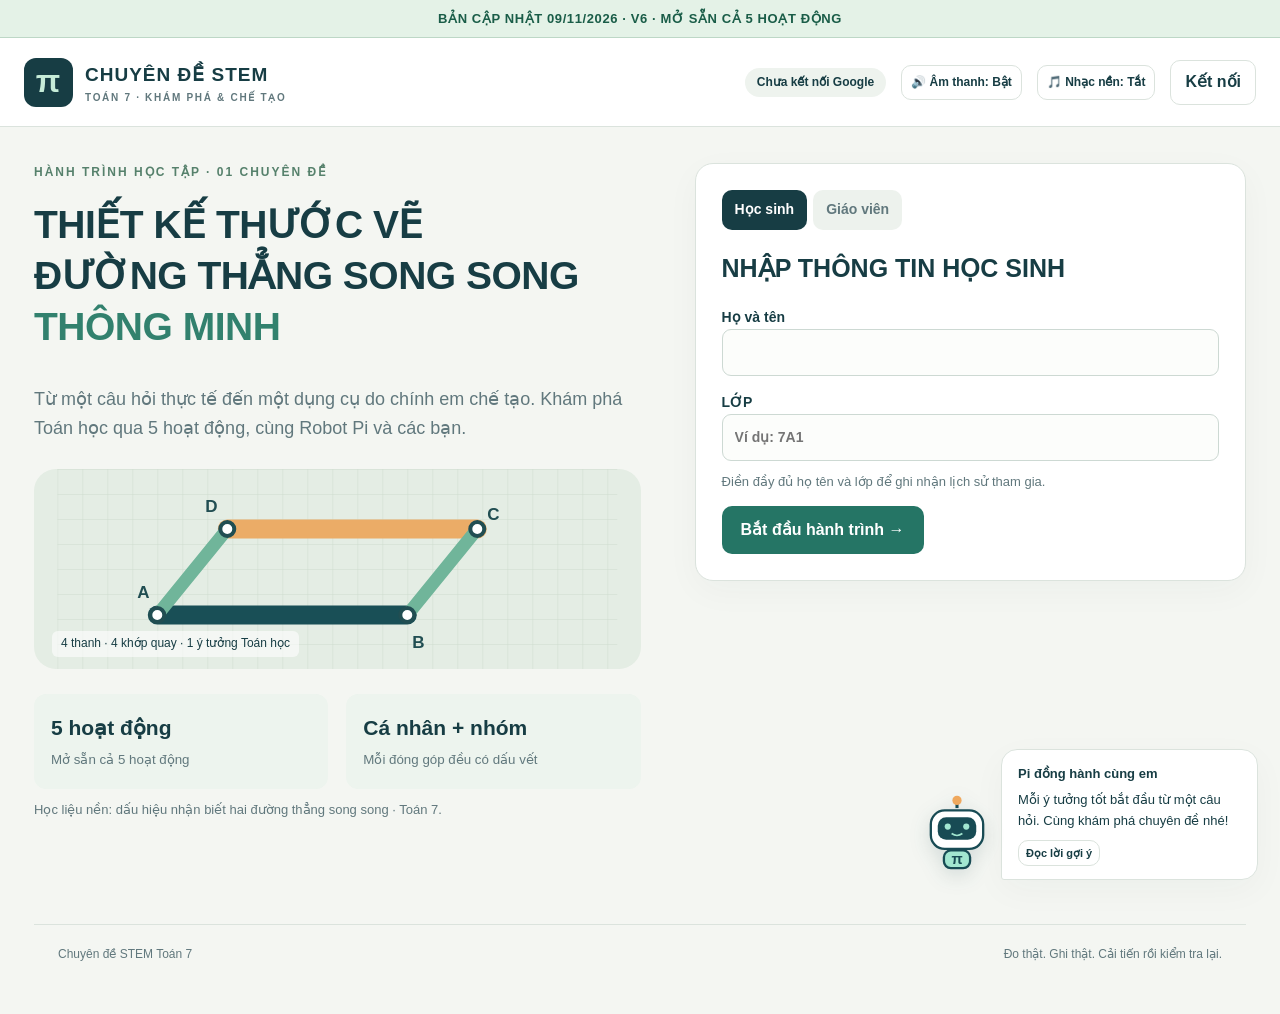
<file: index.html>
<!doctype html>
<html lang="vi"><head><meta charset="utf-8"><meta name="viewport" content="width=device-width,initial-scale=1"><meta name="theme-color" content="#143c43"><title>V6 · THIẾT KẾ THƯỚC VẼ ĐƯỜNG THẲNG SONG SONG THÔNG MINH</title><link rel="stylesheet" href="style.css?v=20261109-v6"></head>
<body><div class="version-banner" id="versionBanner">BẢN CẬP NHẬT 09/11/2026 · V6 · MỞ SẴN CẢ 5 HOẠT ĐỘNG</div><header class="topbar"><a class="brand" href="./"><span class="brand-icon">π</span><span>CHUYÊN ĐỀ STEM<small>TOÁN 7 · KHÁM PHÁ & CHẾ TẠO</small></span></a><div id="connection" class="pill">Chưa kết nối Google</div><button id="soundToggle" class="quiet" aria-pressed="true">🔊 Âm thanh: Bật</button><button id="musicToggle" class="quiet" aria-pressed="false">🎵 Nhạc nền: Tắt</button><button id="settingsBtn" class="quiet">Kết nối</button></header>
<div id="demoBanner" class="demo-banner" hidden>BẢN THỬ TRÊN THIẾT BỊ NÀY · Dữ liệu chưa gửi lên Google · Mật khẩu GV thử: DEMO-STEM</div>
<main id="app"></main><footer>Chuyên đề STEM Toán 7 <span>Đo thật. Ghi thật. Cải tiến rồi kiểm tra lại.</span></footer>
<aside id="pi" class="mascot"><button id="piToggle" class="robot-button" aria-label="Thu gọn hoặc mở Robot Pi"><svg width="68" height="77" viewBox="0 0 88 100" aria-hidden="true"><path d="M44 17V7" stroke="#184b54" stroke-width="4"/><circle cx="44" cy="7" r="6" fill="#efa85d"/><rect x="10" y="20" width="68" height="50" rx="18" fill="#fff" stroke="#184b54" stroke-width="3"/><rect x="19" y="29" width="50" height="29" rx="11" fill="#184b54"/><circle cx="32" cy="41" r="4" fill="#a2e6d0"/><circle cx="56" cy="41" r="4" fill="#a2e6d0"/><path d="M37 50Q44 55 51 50" fill="none" stroke="#a2e6d0" stroke-width="2"/><rect x="27" y="72" width="34" height="23" rx="9" fill="#a2e6d0" stroke="#184b54" stroke-width="3"/><text x="44" y="89" text-anchor="middle" fill="#184b54" font-size="19">π</text></svg></button><div id="piSpeech"><b>Pi đồng hành cùng em</b><p id="piText">Mỗi ý tưởng tốt bắt đầu từ một câu hỏi. Cùng khám phá chuyên đề nhé!</p><button id="speakBtn" class="quiet">Đọc lời gợi ý</button></div></aside>
<div id="toast" role="status" aria-live="polite" hidden></div>
<dialog id="modal"><button id="closeModal" class="close" aria-label="Đóng">×</button><div id="modalBody"></div></dialog>
<iframe id="googleBridge" title="Kết nối Google" hidden></iframe>
<script src="config.js?v=20261109-v6"></script><script src="demo-server.js?v=20261109-v6"></script><script src="sound.js?v=20261109-v6"></script><script src="app.js?v=20261109-v6"></script></body></html>
</file>
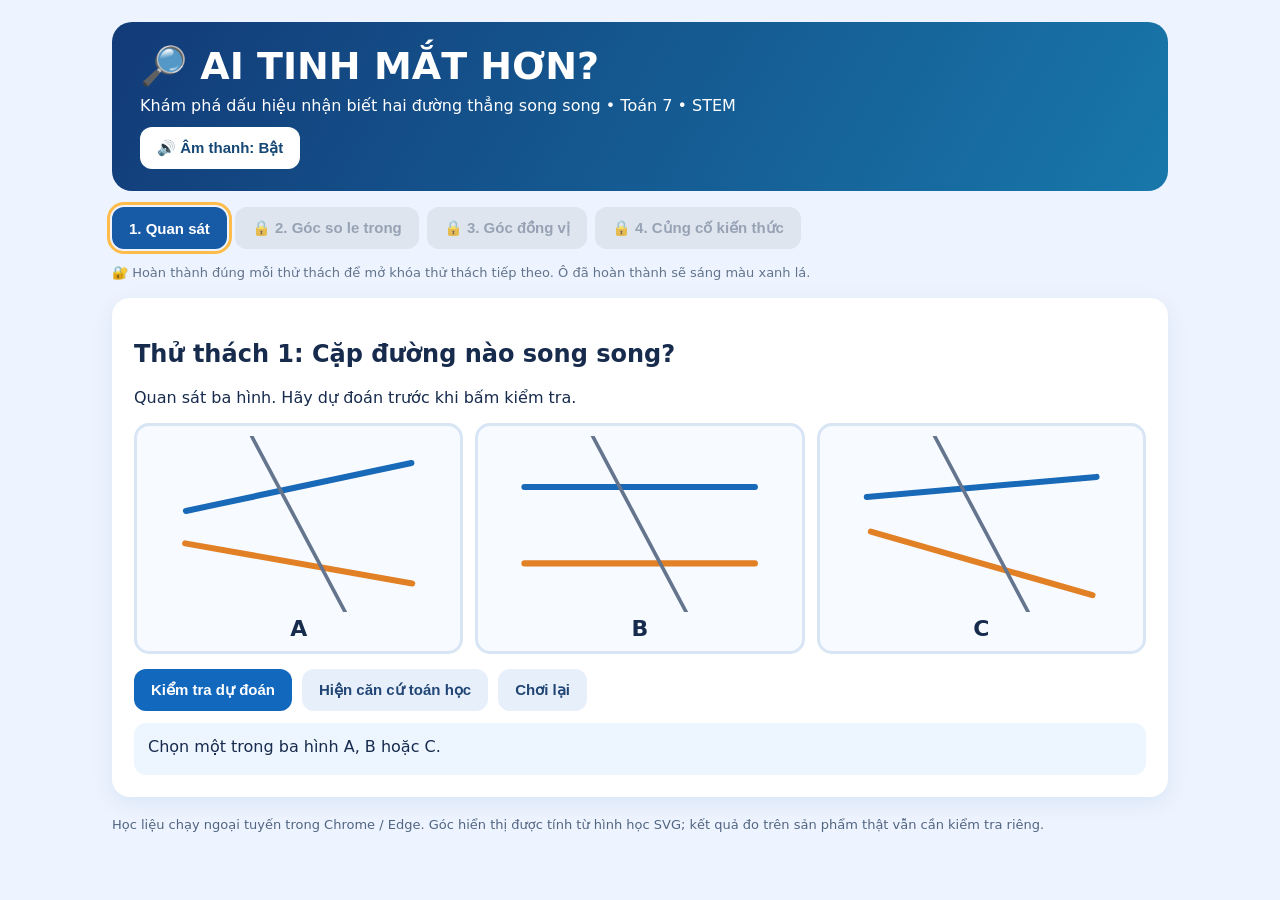
<file: assets/knowledge.html>
<!doctype html><html lang="vi"><head><meta charset="utf-8"><meta name="viewport" content="width=device-width,initial-scale=1"><title>Ai tinh mắt hơn? – Toán 7</title><style>
:root{font-family:system-ui,Arial,sans-serif;color:#172b4d;background:#edf4ff}*{box-sizing:border-box}body{margin:0}.wrap{max-width:1100px;margin:auto;padding:22px}header{background:linear-gradient(120deg,#123b78,#1877aa);color:white;border-radius:20px;padding:22px 28px}h1{margin:0;font-size:clamp(25px,4vw,38px)}header p{margin:8px 0 0}.panel{background:white;border-radius:18px;padding:22px;margin-top:18px;box-shadow:0 6px 22px #123b7815}.tabs{display:flex;flex-wrap:wrap;gap:8px;margin:16px 0}.tabs button{background:#dce9ff;color:#183d70}.tabs button.active{background:#175aa6;color:white}button{border:0;border-radius:12px;padding:12px 17px;font-weight:750;font-size:15px;cursor:pointer;background:#1268bd;color:white}button:focus-visible{outline:3px solid orange}button.secondary{background:#e7effa;color:#214675}.options{display:grid;grid-template-columns:repeat(3,minmax(0,1fr));gap:12px}.option{background:#f7faff;border:3px solid #d8e5f5;border-radius:15px;padding:10px;cursor:pointer;text-align:center}.option.selected{border-color:#ed9b2d;background:#fff8e9}.option svg{width:100%;height:auto}.option strong{display:block;font-size:22px}.actions{display:flex;flex-wrap:wrap;gap:10px;margin-top:15px}.feedback{min-height:52px;padding:12px 14px;background:#edf5ff;border-radius:12px;margin-top:12px;line-height:1.5}.feedback.good{background:#e0f8e9;color:#14613b}.feedback.warn{background:#fff1db;color:#86500a}.hidden{display:none}.workspace{display:grid;grid-template-columns:minmax(0,1.5fr) minmax(250px,1fr);gap:20px}.board{background:#f6faff;border:1px solid #cfdef0;border-radius:14px;touch-action:none;width:100%;height:auto;user-select:none}.metrics{display:grid;grid-template-columns:1fr 1fr;gap:10px}.metric{background:#f2f6fd;border-radius:12px;padding:12px}.metric b{font-size:25px;display:block;color:#1459a4}.hint{font-size:14px;color:#526581}.legend{display:flex;gap:14px;flex-wrap:wrap;font-size:14px;margin:10px 0}.swatch{display:inline-block;width:14px;height:14px;border-radius:4px;margin-right:5px;vertical-align:middle}input[type=range]{width:100%}label{font-weight:650;display:block;margin:13px 0 4px}.check{background:#fff6e6;border-left:4px solid #ed9b2d;padding:12px;border-radius:8px;margin-top:12px}footer{font-size:13px;color:#526581;margin:20px 0}@media(max-width:720px){.workspace{grid-template-columns:1fr}.wrap{padding:12px}.options{gap:5px}.option{padding:4px}.panel{padding:14px}}

.tabs button.locked{background:#d9e0e9;color:#768499;cursor:not-allowed;opacity:.72}.tabs button.completed{background:linear-gradient(120deg,#12a66c,#52d9a0);color:#073d2b;box-shadow:0 0 0 3px #b6f4d8,0 0 22px #36c98c88}.tabs button.active{outline:3px solid #ffbc4b;outline-offset:2px}.celebrate{position:fixed;inset:0;pointer-events:none;z-index:30;overflow:hidden}.spark{position:absolute;width:8px;height:8px;border-radius:50%;animation:burst 1.15s ease-out forwards}@keyframes burst{0%{transform:translate(0,0) scale(.6);opacity:1}100%{transform:translate(var(--dx),var(--dy)) scale(.2);opacity:0}}.win{font-size:18px;font-weight:800;color:#087c4f}.quiz{display:grid;gap:12px}.question{border:2px solid #d8e5f5;border-radius:14px;padding:14px;background:#f7faff}.question legend{font-weight:750}.question label{display:block;font-weight:500;margin:9px 0;cursor:pointer}.question input{margin-right:8px}.question.correct{border-color:#12a66c;background:#e7fff2}.question.wrong{border-color:#d88b22;background:#fff5e6}.sound-toggle{background:#fff!important;color:#174875!important;margin-top:12px}.unlock-hint{font-size:13px;color:#62738b}
.next-button{margin:12px 0 0;background:#0b8d64!important;color:white!important;font-size:17px!important;padding:13px 20px!important;box-shadow:0 4px 15px #0b8d6444}.next-button:hover{filter:brightness(1.12)}.knowledge-summary{margin-top:18px;padding:22px 24px;border-radius:18px;background:#e9f7f0;border:2px solid #20a574;box-shadow:0 5px 20px #18875c25;line-height:1.75}.knowledge-summary h3{margin:0 0 12px;color:#075f43;font-size:22px}.knowledge-summary p{font-size:17px;margin:10px 0}.knowledge-summary.hidden{display:none}</style></head><body><main class="wrap"><header><h1>🔎 AI TINH MẮT HƠN?</h1><p>Khám phá dấu hiệu nhận biết hai đường thẳng song song • Toán 7 • STEM</p><button class="sound-toggle" id="soundToggle" aria-pressed="true">🔊 Âm thanh: Bật</button></header><div id="celebrate" class="celebrate" aria-hidden="true"></div><nav class="tabs" aria-label="Các thử thách"><button data-tab="0" class="active">1. Quan sát</button><button data-tab="1">2. Góc so le trong</button><button data-tab="2">3. Góc đồng vị</button><button data-tab="3">🔒 4. Củng cố kiến thức</button></nav><p class="unlock-hint">🔐 Hoàn thành đúng mỗi thử thách để mở khóa thử thách tiếp theo. Ô đã hoàn thành sẽ sáng màu xanh lá.</p><section id="step0" class="panel"><h2>Thử thách 1: Cặp đường nào song song?</h2><p>Quan sát ba hình. Hãy dự đoán trước khi bấm kiểm tra.</p><div class="options" id="options"></div><div class="actions"><button id="guess">Kiểm tra dự đoán</button><button id="reveal" class="secondary">Hiện căn cứ toán học</button><button id="reset0" class="secondary">Chơi lại</button></div><div id="feed0" class="feedback" aria-live="polite">Chọn một trong ba hình A, B hoặc C.</div></section><section id="step1" class="panel hidden"><h2>Thử thách 2: Làm hai góc so le trong bằng nhau</h2><p>Kéo <b>điểm màu cam</b> trên đường thẳng b để xoay; kéo <b>điểm màu xanh</b> để tịnh tiến cả đường b. Đường c là đường cắt cố định.</p><div id="activity1"></div></section><section id="step2" class="panel hidden"><h2>Thử thách 3: Chinh phục góc đồng vị</h2><p>Điều chỉnh đường b để một cặp góc đồng vị bằng nhau, sau đó kiểm tra căn cứ kết luận.</p><div id="activity2"></div></section><section id="step3" class="panel hidden"><h2>🏆 Thử thách 4: Củng cố dấu hiệu nhận biết hai đường thẳng song song</h2><p>Trả lời đúng cả 4 câu để hoàn thành hành trình. Các câu chưa đúng có thể sửa và kiểm tra lại.</p><div class="quiz" id="quiz"></div><div class="actions"><button id="checkQuiz">Kiểm tra 4 câu</button><button class="secondary" id="resetQuiz">Làm lại phần 4</button></div><div id="feed3" class="feedback" aria-live="polite">Hãy chọn một đáp án cho mỗi câu.</div><section id="knowledgeSummary" class="knowledge-summary hidden" aria-live="polite"><h3>📘 TÓM TẮT KIẾN THỨC NỀN</h3><p>Nếu một đường thẳng cắt hai đường thẳng phân biệt và trong các góc tạo thành có một cặp góc so le trong bằng nhau hoặc một cặp góc đồng vị bằng nhau thì hai đường thẳng đó song song.</p><p>Trên sản phẩm thật, các góc đo gần bằng nhau (chênh lệch dưới 2°) chỉ cho thấy sản phẩm đạt yêu cầu khi thực hành; nhưng chưa đạt yêu cầu về chứng minh toán học.</p></section></section><footer>Học liệu chạy ngoại tuyến trong Chrome / Edge. Góc hiển thị được tính từ hình học SVG; kết quả đo trên sản phẩm thật vẫn cần kiểm tra riêng.</footer></main><script>
const done=[false,false,false,false];let audioOn=true,ctx=null;

const NS='http://www.w3.org/2000/svg';const $=id=>document.getElementById(id);let chosen=null;const make=(tag,attrs={},parent)=>{const el=document.createElementNS(NS,tag);Object.entries(attrs).forEach(([k,v])=>el.setAttribute(k,v));if(parent)parent.appendChild(el);return el};
function segment(svg,x,y,angle,length,color,width=5){const r=angle*Math.PI/180,dx=Math.cos(r)*length/2,dy=Math.sin(r)*length/2;make('line',{x1:x-dx,y1:y-dy,x2:x+dx,y2:y+dy,stroke:color,'stroke-width':width,'stroke-linecap':'round'},svg)}
const opts=$('options');[['A',-12,10],['B',0,0],['C',-5,16]].forEach(([letter,ang1,ang2])=>{const card=document.createElement('div');card.className='option';card.tabIndex=0;card.setAttribute('role','button');card.setAttribute('aria-label','Chọn hình '+letter);const svg=make('svg',{viewBox:'0 0 250 145'},card);segment(svg,125,42,ang1,190,'#1869b7',5);segment(svg,125,105,ang2,190,'#e28025',5);segment(svg,125,73,62,165,'#65758e',3);const title=document.createElement('strong');title.textContent=letter;card.append(title);card.addEventListener('click',()=>select(letter));card.addEventListener('keydown',e=>{if(e.key==='Enter'||e.key===' '){e.preventDefault();select(letter)}});opts.append(card);card.dataset.letter=letter});function select(letter){chosen=letter;document.querySelectorAll('.option').forEach(x=>x.classList.toggle('selected',x.dataset.letter===letter));$('feed0').textContent='Đã chọn hình '+letter+'. Hãy kiểm tra dự đoán.';$('feed0').className='feedback'}
$('guess').onclick=()=>{const f=$('feed0');if(!chosen){f.textContent='Em cần chọn một hình trước.';return}f.className='feedback '+(chosen==='B'?'good':'warn');f.textContent=chosen==='B'?'Chính xác!':'Chưa đúng.';if(chosen==='B')complete(0);else sound('wrong')};$('reveal').onclick=()=>{const f=$('feed0');f.className='feedback good';f.textContent='Gợi ý: Nếu một đường thẳng cắt hai đường thẳng phân biệt và trong các góc tạo thành có một cặp góc so le trong bằng nhau hoặc một cặp góc đồng vị bằng nhau thì hai đường thẳng đó song song.'};$('reset0').onclick=()=>{chosen=null;document.querySelectorAll('.option').forEach(x=>x.classList.remove('selected'));$('feed0').className='feedback';$('feed0').textContent='Chọn một trong ba hình A, B hoặc C.'};
document.querySelectorAll('[data-tab]').forEach(b=>b.onclick=()=>{const n=Number(b.dataset.tab);if(n>0&&!done[n-1]){sound('wrong');return}document.querySelectorAll('[data-tab]').forEach(t=>t.classList.toggle('active',t===b));[0,1,2,3].forEach(i=>$('step'+i).classList.toggle('hidden',i!==n))});
function activity(index,mode){const host=$('activity'+index);host.innerHTML=`<div class="workspace"><div><svg class="board" viewBox="0 0 650 420" aria-label="Mô hình hai đường thẳng a b và đường c cắt qua"></svg><div class="legend"><span><i class="swatch" style="background:#1769b6"></i>Đường a cố định</span><span><i class="swatch" style="background:#e48223"></i>Đường b di động</span><span><i class="swatch" style="background:#66788e"></i>Đường c cắt</span></div><p class="hint">Dùng chuột hoặc chạm để kéo các điểm điều khiển; cũng có thể dùng thanh trượt bên phải.</p></div><div><div class="metrics"><div class="metric">Góc tại a<b id="ma${index}">—</b></div><div class="metric">Góc tại b<b id="mb${index}">—</b></div><div class="metric">Độ chênh<b id="md${index}">—</b></div><div class="metric">Trạng thái<b id="ms${index}" style="font-size:17px">—</b></div></div><label for="rot${index}">Xoay đường b: <span id="rotval${index}"></span></label><input type="range" id="rot${index}" min="-28" max="28" step="0.1"><label for="move${index}">Dịch chuyển đường b: <span id="moveval${index}"></span></label><input type="range" id="move${index}" min="180" max="335" step="1"><div class="actions"><button id="check${index}">Kiểm tra góc</button><button id="snap${index}" class="secondary">Hiện vị trí chính xác</button><button id="again${index}" class="secondary">Thử lại</button></div><div class="feedback" id="msg${index}" aria-live="polite">Hãy kéo hoặc xoay đường b để thử nghiệm.</div><div class="check">${mode==='alt'?'Góc so le trong: nằm giữa a và b, ở hai phía đường c.':'Góc đồng vị: nằm ở vị trí tương ứng tại hai giao điểm.'}</div></div></div>`;
const svg=host.querySelector('svg'),baseAngle=0,transX=330,transAngle=64*Math.PI/180;let theta=index===1?15:-19,y=275,drag=null;const state=()=>({theta,y});function intersection(Y,T){const m=Math.tan(T*Math.PI/180),k=Math.tan(transAngle);const x=(Y-110-m*325+k*transX)/(k-m);return {x,y:Y+m*(x-325)}}
function sector(p,from,to,color){let d=to-from;while(d<0)d+=Math.PI*2;while(d>Math.PI*2)d-=Math.PI*2;const r=37;const x1=p.x+r*Math.cos(from),y1=p.y+r*Math.sin(from),x2=p.x+r*Math.cos(from+d),y2=p.y+r*Math.sin(from+d);make('path',{d:`M ${p.x} ${p.y} L ${x1} ${y1} A ${r} ${r} 0 ${d>Math.PI?1:0} 1 ${x2} ${y2} Z`,fill:color,'fill-opacity':'.27',stroke:color,'stroke-width':2},svg)}
function draw(){svg.replaceChildren();for(let xx=25;xx<=625;xx+=25)make('line',{x1:xx,y1:10,x2:xx,y2:410,stroke:'#e6eef9'},svg);for(let yy=10;yy<=410;yy+=25)make('line',{x1:10,y1:yy,x2:640,y2:yy,stroke:'#e6eef9'},svg);const A=intersection(110,0),B=intersection(y,theta);segment(svg,325,110,0,600,'#1769b6',5);segment(svg,325,y,theta,600,'#e48223',5);segment(svg,330,110,64,520,'#66788e',4);let text=make('text',{x:35,y:96,fill:'#1769b6','font-size':22,'font-weight':700},svg);text.textContent='a';text=make('text',{x:35,y:y-15,fill:'#b75b09','font-size':22,'font-weight':700},svg);text.textContent='b';text=make('text',{x:452,y:30,fill:'#65758e','font-size':22,'font-weight':700},svg);text.textContent='c';
// c points down-right; corresponding: lower-right wedge at both intersections; alternate interior: lower-right at A and upper-left at B.
const t=theta*Math.PI/180;if(mode==='cor'){sector(A,0,transAngle,'#13a87d');sector(B,t,transAngle,'#d38b16')}else{sector(A,0,transAngle,'#13a87d');sector(B,Math.PI+t,Math.PI+transAngle,'#d38b16')}
[A,B].forEach((p,i)=>{make('circle',{cx:p.x,cy:p.y,r:5,fill:i?'#d77c20':'#1769b6'},svg)});const center={x:325,y},r=theta*Math.PI/180,handle={x:325+120*Math.cos(r),y:y+120*Math.sin(r)};make('circle',{cx:center.x,cy:center.y,r:16,fill:'#1678bd',stroke:'white','stroke-width':3,'data-drag':'move'},svg);make('circle',{cx:handle.x,cy:handle.y,r:17,fill:'#f39c23',stroke:'white','stroke-width':3,'data-drag':'rotate'},svg);const ang=Math.abs(64-theta);const first=64,second=mode==='cor'?ang:ang;const delta=Math.abs(first-second);$('ma'+index).textContent=first.toFixed(1)+'°';$('mb'+index).textContent=second.toFixed(1)+'°';$('md'+index).textContent=delta.toFixed(1)+'°';$('ms'+index).textContent=delta<0.00001?'Song song':'Chưa song song';$('rot'+index).value=theta;$('move'+index).value=y;$('rotval'+index).textContent=theta.toFixed(1)+'°';$('moveval'+index).textContent=Math.round(y);}
function setMessage(msg,good=false){const el=$('msg'+index);el.className='feedback '+(good?'good':'warn');el.textContent=msg}function verify(){const d=Math.abs(theta);if(d<0.00001){setMessage('Chính xác! Hai góc bằng nhau đúng 64°. Theo dấu hiệu nhận biết, a ∥ b.',true);complete(index)}else if(d<2){sound('wrong');setMessage('Hai góc chênh '+d.toFixed(1)+'°. Đây là mức gần đúng có thể đạt tiêu chí đo thực hành dưới 2°, nhưng chưa bằng nhau chính xác trong mô hình toán học.')}else {sound('wrong');setMessage('Hai góc chênh '+d.toFixed(1)+'°. Tiếp tục xoay đường b để các góc bằng nhau.')} }draw();$('rot'+index).oninput=e=>{theta=Number(e.target.value);draw()};$('move'+index).oninput=e=>{y=Number(e.target.value);draw()};$('check'+index).onclick=verify;$('snap'+index).onclick=()=>{theta=0;draw();setMessage('Đây là vị trí mẫu chính xác. Hãy nhấn Thử lại, tự kéo hoặc xoay đường b về vị trí đúng rồi bấm Kiểm tra góc để mở khóa.');sound('click')};$('again'+index).onclick=()=>{theta=index===1?15:-19;y=275;draw();setMessage('Đã đặt lại hình. Hãy thử một cách khác.')};
const point=e=>{const rect=svg.getBoundingClientRect();return {x:(e.clientX-rect.left)*650/rect.width,y:(e.clientY-rect.top)*420/rect.height}};svg.addEventListener('pointerdown',e=>{const target=e.target.closest('[data-drag]');if(!target)return;drag=target.getAttribute('data-drag');svg.setPointerCapture(e.pointerId)});svg.addEventListener('pointermove',e=>{if(!drag)return;const p=point(e);if(drag==='move')y=Math.max(180,Math.min(335,p.y));else theta=Math.max(-28,Math.min(28,Math.atan2(p.y-y,p.x-325)*180/Math.PI));draw()});svg.addEventListener('pointerup',()=>drag=null);svg.addEventListener('pointercancel',()=>drag=null)}activity(1,'alt');activity(2,'cor');refreshTabs();


function sound(kind){
 if(!audioOn)return;
 try{
  ctx=ctx||new(window.AudioContext||window.webkitAudioContext)();
  if(ctx.state==='suspended')ctx.resume().catch(()=>{});
  const now=ctx.currentTime+.015;
  const master=ctx.createGain();master.gain.value=1.25;master.connect(ctx.destination);
  function tone(freq,t,dur,vol,type='sine'){
   const o=ctx.createOscillator(),g=ctx.createGain();o.type=type;o.frequency.setValueAtTime(freq,t);
   g.gain.setValueAtTime(.0001,t);g.gain.exponentialRampToValueAtTime(Math.max(.0002,vol),t+.012);
   g.gain.exponentialRampToValueAtTime(.0001,t+dur);o.connect(g);g.connect(master);o.start(t);o.stop(t+dur+.02);
  }
  if(kind==='win'){
   [523,659,784,1047,1319].forEach((f,i)=>tone(f,now+i*.095,.36,.16,'triangle'));
   // A louder, longer firework finale with bright sparkling overtones.
   for(let i=0;i<14;i++)tone(450+Math.random()*1550,now+.35+i*.052,.12,.07,'sine');
  }else if(kind==='wrong'){
   tone(260,now,.15,.11,'triangle');tone(196,now+.14,.22,.11,'triangle');
  }else if(kind==='drag'){
   tone(450+Math.random()*160,now,.055,.025,'sine');
  }else{
   tone(760,now,.075,.09,'triangle');tone(1040,now+.055,.10,.065,'sine');
  }
 }catch(e){console.warn('Audio unavailable',e)}
}
function fireworks(){const layer=$('celebrate');layer.replaceChildren();const colors=['#ffb627','#ff5978','#35caff','#6ff5a1','#a789ff'];for(let b=0;b<5;b++){const x=15+Math.random()*70,y=12+Math.random()*55;for(let i=0;i<25;i++){const el=document.createElement('i');el.className='spark';el.style.left=x+'%';el.style.top=y+'%';el.style.background=colors[i%colors.length];const a=2*Math.PI*i/25,r=55+Math.random()*110;el.style.setProperty('--dx',Math.cos(a)*r+'px');el.style.setProperty('--dy',Math.sin(a)*r+'px');el.style.animationDelay=b*.13+'s';layer.append(el)}}setTimeout(()=>layer.replaceChildren(),1900)}

function refreshTabs(){document.querySelectorAll('[data-tab]').forEach((b,i)=>{b.classList.toggle('completed',done[i]);b.classList.toggle('locked',i>0&&!done[i-1]);b.setAttribute('aria-disabled',String(i>0&&!done[i-1]));const labels=['1. Quan sát','2. Góc so le trong','3. Góc đồng vị','4. Củng cố kiến thức'];b.textContent=(done[i]?'✅ ':i>0&&!done[i-1]?'🔒 ':'')+labels[i]})}
function complete(i){if(done[i])return;done[i]=true;refreshTabs();sound('win');fireworks();if(i<3){const next=document.createElement('button');next.className='next-button';next.textContent='➡ Tiếp tục thử thách '+(i+2);next.onclick=()=>document.querySelector('[data-tab="'+(i+1)+'"]').click();const target=$('feed'+i)||$('msg'+i);target.append(next);setTimeout(()=>{if(!document.hidden && !$('step'+i).classList.contains('hidden'))next.focus()},100)}if(i<3){const f=$('feed'+i)||$('msg'+i);if(f){const tip=document.createElement('div');tip.className='win';tip.textContent='🎉 Xuất sắc! Đã mở khóa thử thách '+(i+2)+'.';f.append(tip)}}else{$('feed3').textContent='🎆 CHÚC MỪNG! Em đã chinh phục cả 4 thử thách và nắm vững dấu hiệu nhận biết hai đường thẳng song song!';$('feed3').className='feedback good';$('knowledgeSummary').classList.remove('hidden');$('knowledgeSummary').scrollIntoView({behavior:'smooth',block:'nearest'})}}
document.addEventListener('pointerdown',()=>{if(audioOn){try{ctx=ctx||new(window.AudioContext||window.webkitAudioContext)();if(ctx.state==='suspended')ctx.resume().catch(()=>{})}catch(e){}}},{once:true});
$('soundToggle').onclick=()=>{audioOn=!audioOn;$('soundToggle').textContent=audioOn?'🔊 Âm thanh: Bật':'🔇 Âm thanh: Tắt';$('soundToggle').setAttribute('aria-pressed',String(audioOn));if(audioOn)sound('click')};
const questions=[
{q:'Câu 1. Một đường thẳng cắt hai đường thẳng và tạo thành một cặp góc đồng vị bằng nhau. Kết luận nào đúng?',a:['Hai đường thẳng song song','Hai đường thẳng vuông góc','Chưa thể kết luận'],correct:0},
{q:'Câu 2. Cặp góc so le trong nằm ở đâu?',a:['Cùng phía đường cắt và cùng ở ngoài','Giữa hai đường thẳng và ở hai phía đường cắt','Ở cùng một giao điểm'],correct:1},
{q:'Câu 3. Một cặp góc so le trong bằng nhau, mỗi góc 65°. Ta kết luận:',a:['Hai đường thẳng song song','Hai đường thẳng cắt nhau tạo góc vuông','Chỉ kết luận khi có thêm hai góc đối đỉnh'],correct:0},
{q:'Câu 4. Hai góc đồng vị đo trên sản phẩm thật là 65° và 66°. Nhận định nào chính xác?',a:['Chắc chắn song song về mặt toán học','Đạt ngưỡng chênh dưới 2° khi thực hành, nhưng chưa phải chứng minh song song chính xác','Không đạt ngưỡng dưới 2°'],correct:1}
];
function initQuiz(){const host=$('quiz');host.replaceChildren();questions.forEach((q,i)=>{const fs=document.createElement('fieldset');fs.className='question';fs.id='q'+i;const legend=document.createElement('legend');legend.textContent=q.q;fs.append(legend);q.a.forEach((ans,j)=>{const l=document.createElement('label'),inp=document.createElement('input');inp.type='radio';inp.name='q'+i;inp.value=j;l.append(inp,document.createTextNode(ans));fs.append(l)});host.append(fs)})}
$('checkQuiz').onclick=()=>{let n=0;questions.forEach((q,i)=>{const picked=document.querySelector('input[name="q'+i+'"]:checked');const right=picked&&Number(picked.value)===q.correct;$('q'+i).className='question '+(right?'correct':'wrong');if(right)n++});if(n===4){complete(3)}else{sound('wrong');$('feed3').className='feedback warn';$('feed3').textContent='Em đúng '+n+'/4 câu. Các ô màu cam cần được xem lại. Hãy chỉnh đáp án rồi kiểm tra lần nữa.'}};
$('resetQuiz').onclick=()=>{$('knowledgeSummary').classList.add('hidden');initQuiz();$('feed3').className='feedback';$('feed3').textContent='Hãy chọn một đáp án cho mỗi câu.';sound('click')};

// Initialize quiz only after the question bank and its renderer exist.
initQuiz();
// Audible interaction feedback: clicks, choices, sliders, and drag gestures.
let lastDragTone=0;
document.addEventListener('click',e=>{
  if(e.target.closest('#soundToggle'))return;
  if(e.target.closest('button,.option,label,input[type="radio"]'))sound('click');
});
document.addEventListener('input',e=>{
  if(e.target.matches('input[type="range"]')){
    const now=performance.now();if(now-lastDragTone>105){sound('drag');lastDragTone=now;}
  }
});
document.querySelectorAll('.board').forEach(board=>{
  board.addEventListener('pointerdown',e=>{if(e.target.closest('[data-drag]'))sound('click')});
  board.addEventListener('pointermove',e=>{
    if(e.buttons===0 && e.pointerType!=='touch')return;
    const now=performance.now();if(now-lastDragTone>115){sound('drag');lastDragTone=now;}
  });
});
</script>
<script>
// Kết nối với trang học; không tự nhận hoàn thành chỉ vì mở file.
let restored=false,timer;
function captureState(){return {done:[...done],chosen,quiz:[0,1,2,3].map(i=>document.querySelector('input[name="q'+i+'"]:checked')?.value??''),controls:Object.fromEntries(['rot1','rot2','move1','move2'].map(id=>[id,document.getElementById(id).value]))};}
const completeOriginal=complete;complete=function(i){completeOriginal(i);emitState();};
function emitState(){if(!restored||parent===window)return;clearTimeout(timer);timer=setTimeout(()=>parent.postMessage({stemResource:true,type:'state',state:captureState()},location.origin==='null'?'*':location.origin),350);}
window.addEventListener('message',e=>{if(e.source!==parent||!e.data?.stemResource)return;if(e.data.type==='sound'){audioOn=Boolean(e.data.enabled);$('soundToggle').textContent=audioOn?'🔊 Âm thanh: Bật':'🔇 Âm thanh: Tắt';$('soundToggle').setAttribute('aria-pressed',String(audioOn));return;}if(e.data.type==='flush'){clearTimeout(timer);parent.postMessage({stemResource:true,type:'state',state:captureState(),flushId:e.data.id},location.origin==='null'?'*':location.origin);return;}if(e.data.type!=='restore')return;const s=e.data.state||{};if(Array.isArray(s.done))s.done.forEach((v,i)=>done[i]=Boolean(v));refreshTabs();if(s.chosen)select(s.chosen);(s.quiz||[]).forEach((v,i)=>{const el=document.querySelector('input[name="q'+i+'"][value="'+v+'"]');if(el)el.checked=true;});Object.entries(s.controls||{}).forEach(([id,value])=>{const el=document.getElementById(id);if(el){el.value=value;el.dispatchEvent(new Event('input'));}});if(done.every(Boolean))document.getElementById('knowledgeSummary').classList.remove('hidden');restored=true;});
document.addEventListener('input',emitState);document.addEventListener('click',emitState);
if(parent!==window)parent.postMessage({stemResource:true,type:'ready'},location.origin==='null'?'*':location.origin);
</script></body></html>
</file>
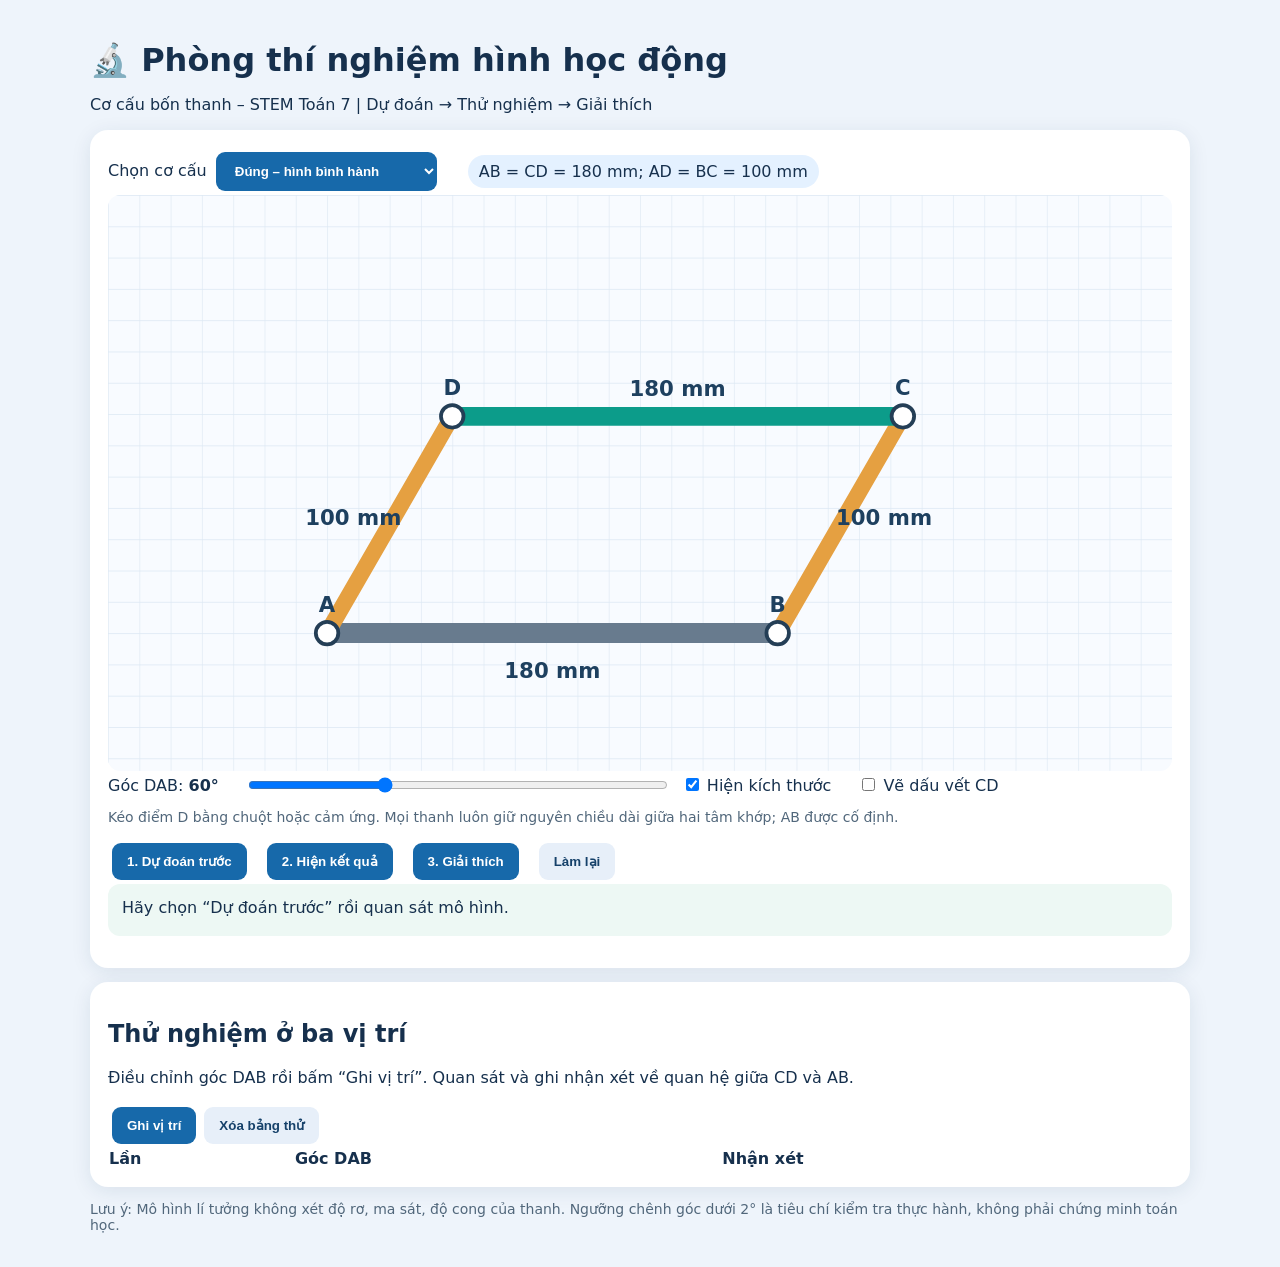
<file: assets/solution.html>
<!doctype html><html lang="vi"><head><meta charset="utf-8"><meta name="viewport" content="width=device-width,initial-scale=1"><title>Phòng thí nghiệm cơ cấu bốn thanh</title><style>body{margin:0;font:16px system-ui;background:#eef4fb;color:#16304d}.wrap{max-width:1100px;margin:auto;padding:20px}h1{margin-bottom:4px}.panel{background:white;border-radius:18px;padding:18px;margin:14px 0;box-shadow:0 4px 20px #18395718}button,select{border:0;border-radius:9px;padding:11px 15px;background:#1769aa;color:white;cursor:pointer;font-weight:650;margin:4px}button.secondary{background:#e7eff9;color:#16416a}button:disabled{opacity:.45}input[type=range]{width:min(420px,75vw)}svg{width:100%;height:auto;background:#f8fbff;border-radius:12px;touch-action:none}#result{padding:14px;background:#edf8f4;border-radius:12px;min-height:24px}label{margin-right:15px}.hint{font-size:14px;color:#51677b}.row{display:flex;gap:12px;flex-wrap:wrap;align-items:center}.tag{background:#e4f1ff;padding:7px 11px;border-radius:20px}.question{font-weight:650}.hide{display:none}</style></head><body><main class="wrap"><h1>🔬 Phòng thí nghiệm hình học động</h1><p>Cơ cấu bốn thanh – STEM Toán 7 | Dự đoán → Thử nghiệm → Giải thích</p><section class="panel"><div class="row"><label>Chọn cơ cấu <select id="mode"><option value="good">Đúng – hình bình hành</option><option value="bad">Sai – thanh BC dài 115 mm</option></select></label><span class="tag" id="status">AB = CD = 180 mm; AD = BC = 100 mm</span></div><svg id="scene" viewBox="0 0 850 460" aria-label="Mô phỏng cơ cấu bốn thanh"><defs><pattern id="grid" width="25" height="25" patternUnits="userSpaceOnUse"><path d="M25 0H0V25" fill="none" stroke="#dce8f3" stroke-width="1"/></pattern></defs><rect width="850" height="460" fill="url(#grid)"/><g id="geometry"></g></svg><div class="row"><label>Góc DAB: <strong id="angleText">60°</strong></label><input type="range" id="angle" min="20" max="145" value="60"><label><input type="checkbox" id="dims" checked> Hiện kích thước</label><label><input type="checkbox" id="trace"> Vẽ dấu vết CD</label></div><p class="hint">Kéo điểm D bằng chuột hoặc cảm ứng. Mọi thanh luôn giữ nguyên chiều dài giữa hai tâm khớp; AB được cố định.</p><div class="row"><button id="predict">1. Dự đoán trước</button><button id="show">2. Hiện kết quả</button><button id="explain">3. Giải thích</button><button class="secondary" id="reset">Làm lại</button></div><div id="prompt" class="panel hide"><p class="question">Theo em, khi thay đổi góc DAB, CD có luôn song song với AB không?</p><label><input type="radio" name="guess" value="yes"> Luôn song song</label><label><input type="radio" name="guess" value="no"> Không luôn song song</label><button id="saveGuess">Lưu dự đoán</button></div><div id="result" aria-live="polite">Hãy chọn “Dự đoán trước” rồi quan sát mô hình.</div><p id="measure" class="hint"></p></section><section class="panel"><h2>Thử nghiệm ở ba vị trí</h2><p>Điều chỉnh góc DAB rồi bấm “Ghi vị trí”. Quan sát và ghi nhận xét về quan hệ giữa CD và AB.</p><button id="record">Ghi vị trí</button><button class="secondary" id="clear">Xóa bảng thử</button><div style="overflow:auto"><table id="log" style="width:100%;border-collapse:collapse;text-align:left"><thead><tr><th>Lần</th><th>Góc DAB</th><th>Nhận xét</th></tr></thead><tbody></tbody></table></div></section><p class="hint">Lưu ý: Mô hình lí tưởng không xét độ rơ, ma sát, độ cong của thanh. Ngưỡng chênh góc dưới 2° là tiêu chí kiểm tra thực hành, không phải chứng minh toán học.</p></main><script>
const $=id=>document.getElementById(id), ns='http://www.w3.org/2000/svg';let mode='good',theta=60,showResult=false,guess='',records=[],traces=[],drag=false;const A={x:175,y:350},B={x:535,y:350},scale=2,ab=180,ad=100,cd=180;function intersection(P,r,Q,s){let dx=Q.x-P.x,dy=Q.y-P.y,d=Math.hypot(dx,dy);if(d>r+s||d<Math.abs(r-s)||d===0)return null;let a=(r*r-s*s+d*d)/(2*d),h=Math.sqrt(Math.max(0,r*r-a*a)),xm=P.x+a*dx/d,ym=P.y+a*dy/d;return [{x:xm-h*dy/d,y:ym+h*dx/d},{x:xm+h*dy/d,y:ym-h*dx/d}]}function calc(){let t=theta*Math.PI/180,D={x:A.x+ad*scale*Math.cos(t),y:A.y-ad*scale*Math.sin(t)},bc=mode==='good'?100:115;let hits=intersection(B,bc*scale,D,cd*scale);if(!hits)return null;let C=hits.reduce((p,q)=>Math.abs(q.y-D.y)<Math.abs(p.y-D.y)?q:p);return {A,B,C,D,bc,delta:Math.atan2(D.y-C.y,C.x-D.x)*180/Math.PI}}function node(tag,attrs,parent){let n=document.createElementNS(ns,tag);for(let [k,v]of Object.entries(attrs))n.setAttribute(k,v);parent.append(n);return n}function line(p,q,color,w,g){node('line',{x1:p.x,y1:p.y,x2:q.x,y2:q.y,stroke:color,'stroke-width':w,'stroke-linecap':'round'},g)}function txt(x,y,s,g,color='#1e405f'){let n=node('text',{x,y,fill:color,'font-size':17,'font-weight':650,'text-anchor':'middle'},g);n.textContent=s}function render(){let v=calc(),g=$('geometry');g.replaceChildren();$('angleText').textContent=theta+'°';$('status').textContent=mode==='good'?'AB = CD = 180 mm; AD = BC = 100 mm':'AB = CD = 180 mm; AD = 100 mm; BC = 115 mm';if(!v){$('measure').textContent='Vị trí không khả thi với độ dài các thanh.';return}for(let t of traces)line(t.D,t.C,'#9cc3da',2,g);line(v.A,v.B,'#687b8e',16,g);line(v.A,v.D,'#e5a041',13,g);line(v.B,v.C,'#e5a041',13,g);line(v.D,v.C,mode==='good'?'#0c9c8a':'#e35c61',15,g);for(let [k,p]of Object.entries({A:v.A,B:v.B,C:v.C,D:v.D})){node('circle',{cx:p.x,cy:p.y,r:9,fill:'white',stroke:'#243e56','stroke-width':3},g);txt(p.x,p.y-17,k,g)}if($('dims').checked){txt(355,386,'180 mm',g);txt((v.C.x+v.D.x)/2,(v.C.y+v.D.y)/2-16,'180 mm',g);txt((v.A.x+v.D.x)/2-29,(v.A.y+v.D.y)/2,'100 mm',g);txt((v.B.x+v.C.x)/2+35,(v.B.y+v.C.y)/2,v.bc+' mm',g)}$('measure').textContent=''}function changeAngle(n){theta=Math.max(20,Math.min(145,Math.round(n)));$('angle').value=theta;if($('trace').checked){let v=calc();if(v)traces.push({D:v.D,C:v.C});if(traces.length>70)traces.shift()}render()}$('angle').oninput=e=>changeAngle(+e.target.value);$('mode').onchange=e=>{mode=e.target.value;showResult=false;guess='';traces=[];$('result').textContent='Chế độ mới: hãy dự đoán rồi thử nghiệm.';render()};$('dims').onchange=render;$('trace').onchange=e=>{if(!e.target.checked)traces=[];render()};$('predict').onclick=()=>{$('prompt').classList.remove('hide');$('result').textContent='Chọn dự đoán rồi nhấn Lưu dự đoán.'};$('saveGuess').onclick=()=>{let r=document.querySelector('input[name=guess]:checked');if(!r){$('result').textContent='Hãy chọn một phương án.';return}guess=r.value;$('prompt').classList.add('hide');$('result').textContent='Đã lưu dự đoán. Hãy kéo D hoặc chỉnh góc, sau đó chọn Hiện kết quả.'};$('show').onclick=()=>{if(!guess){$('result').textContent='Hãy nhấn “Dự đoán trước” và lưu lựa chọn trước.';return}showResult=true;let v=calc();let yes=mode==='good';$('result').textContent='Kết quả: '+(yes?'CD luôn song song AB trong nhánh làm việc.':'CD không luôn song song AB; góc lệch hiện tại '+Math.abs(v.delta).toFixed(2)+'°.')+' Dự đoán của em: '+(guess===(yes?'yes':'no')?'phù hợp.':'cần điều chỉnh.');render()};$('explain').onclick=()=>{$('result').textContent=mode==='good'?'AB = CD và AD = BC; bốn khớp tạo hình bình hành không bắt chéo, vì thế CD song song AB khi AB cố định. Dùng góc đồng vị hoặc so le trong để kiểm tra quan hệ song song.':'BC = 115 mm khác AD = 100 mm; bốn thanh vẫn có độ dài cố định nhưng không tạo hình bình hành. Vì vậy CD không giữ hướng song song AB trong toàn bộ chuyển động.'};$('reset').onclick=()=>{theta=60;mode='good';showResult=false;guess='';traces=[];$('mode').value=mode;$('angle').value=theta;$('prompt').classList.add('hide');$('result').textContent='Đã đặt lại. Hãy dự đoán trước khi thử nghiệm.';render()};$('record').onclick=()=>{if(records.length>=3){$('result').textContent='Đã đủ ba vị trí. Hãy xóa bảng để thực hiện lượt khác.';return}let v=calc();if(!v)return;records.push({theta,delta:Math.abs(v.delta),mode});updateLog()};$('clear').onclick=()=>{records=[];updateLog()};function updateLog(){let b=$('log').querySelector('tbody');b.replaceChildren();records.forEach((r,i)=>{let tr=document.createElement('tr');[i+1,r.theta+'°',r.delta<0.0001?'Song song':'Không song song chính xác'].forEach(x=>{let td=document.createElement('td');td.style.padding='10px';td.style.borderBottom='1px solid #ddd';td.textContent=x;tr.append(td)});b.append(tr)})}const svg=$('scene');svg.addEventListener('pointerdown',e=>{let p=svg.createSVGPoint();p.x=e.clientX;p.y=e.clientY;let q=p.matrixTransform(svg.getScreenCTM().inverse()),d=calc()?.D;if(d&&Math.hypot(q.x-d.x,q.y-d.y)<35){drag=true;svg.setPointerCapture(e.pointerId)}});svg.addEventListener('pointermove',e=>{if(!drag)return;let p=svg.createSVGPoint();p.x=e.clientX;p.y=e.clientY;let q=p.matrixTransform(svg.getScreenCTM().inverse());let deg=Math.atan2(A.y-q.y,q.x-A.x)*180/Math.PI;changeAngle(deg)});svg.addEventListener('pointerup',()=>drag=false);svg.addEventListener('pointercancel',()=>drag=false);render();
</script>
<script>
let restored=false,timer;
function captureState(){return {mode,theta,showResult,guess,records:records.map(x=>({...x})),traces:[]};}
function emitState(){if(!restored||parent===window)return;clearTimeout(timer);timer=setTimeout(()=>parent.postMessage({stemResource:true,type:'state',state:captureState()},location.origin==='null'?'*':location.origin),350);}
window.addEventListener('message',e=>{if(e.source!==parent||!e.data?.stemResource)return;if(e.data.type==='flush'){clearTimeout(timer);parent.postMessage({stemResource:true,type:'state',state:captureState(),flushId:e.data.id},location.origin==='null'?'*':location.origin);return;}if(e.data.type!=='restore')return;const s=e.data.state||{};mode=s.mode==='bad'?'bad':'good';theta=Number(s.theta)||60;guess=s.guess||'';records=Array.isArray(s.records)?s.records.slice(0,3):[];showResult=Boolean(s.showResult);$('mode').value=mode;$('angle').value=theta;const radio=document.querySelector('input[name=guess][value="'+guess+'"]');if(radio)radio.checked=true;updateLog();render();restored=true;});
document.addEventListener('input',emitState);document.addEventListener('change',emitState);document.addEventListener('click',emitState);document.addEventListener('pointerup',emitState);
if(parent!==window)parent.postMessage({stemResource:true,type:'ready'},location.origin==='null'?'*':location.origin);
</script></body></html>
</file>
<file: style.css>
:root{--ink:#173d44;--muted:#61787d;--paper:#f4f6f2;--green:#257565;--mint:#d9eee3;--orange:#f4af65;--line:#dbe3dd;--white:#fff;--shadow:0 10px 35px #173d4409}*{box-sizing:border-box}body{margin:0;background:var(--paper);color:var(--ink);font:16px/1.65 'Segoe UI',Arial,sans-serif}button,input,select,textarea{font:inherit}button,a,input,select,textarea{touch-action:manipulation}button{cursor:pointer;border:0;border-radius:10px;padding:11px 19px;background:var(--green);color:white;font-weight:650}button:hover{filter:brightness(.94)}button:disabled{opacity:.45;cursor:not-allowed}button.secondary{background:var(--mint);color:var(--ink)}button.quiet,.quiet{background:transparent;color:var(--ink);border:1px solid var(--line);padding:8px 14px}button.danger{background:#a93d35}a{color:var(--green)}button:focus-visible,a:focus-visible,input:focus-visible,textarea:focus-visible,select:focus-visible{outline:3px solid #ec9c47;outline-offset:3px}h1,h2,h3,h4,p{margin-top:0}h1{font-size:clamp(29px,4vw,46px);line-height:1.2;letter-spacing:-1.4px}h2{font-size:25px;line-height:1.35}h3{font-size:19px;line-height:1.45}small,.muted{color:var(--muted)}.topbar{min-height:89px;background:#fff;display:flex;gap:15px;align-items:center;padding:15px max(24px,calc((100vw - 1260px)/2));border-bottom:1px solid var(--line)}.brand{color:var(--ink);text-decoration:none;display:flex;align-items:center;gap:12px;margin-right:auto;font-size:19px;letter-spacing:1px;font-weight:800}.brand-icon{font-size:32px;background:var(--ink);color:#c6ecd8;border-radius:12px;width:49px;height:49px;text-align:center;line-height:46px}.brand small{font-size:10px;display:block;letter-spacing:1.7px}.pill{display:inline-block;border-radius:50px;padding:5px 12px;background:#eef3ee;font-size:12px;font-weight:700}.pill.good{background:#d9eee3;color:#19644f}.demo-banner{background:#fff0d7;padding:8px;text-align:center;color:#785021;font-size:13px}main{max-width:1260px;margin:36px auto 90px;padding:0 24px}.landing{display:grid;grid-template-columns:1.1fr 1fr;gap:54px;align-items:start}.eyebrow{font-size:12px;letter-spacing:2px;font-weight:800;color:#56816c;text-transform:uppercase;margin-bottom:17px}.lead{font-size:18px;max-width:600px;color:var(--muted)}.hero-art{position:relative;height:200px;border-radius:22px;background:#e4ede4;overflow:hidden;margin:25px 0}.hero-art svg{width:100%;height:100%}.hero-caption{position:absolute;bottom:12px;left:18px;font-size:12px;background:#fff9;padding:3px 9px;border-radius:6px}.card{background:var(--white);padding:26px;border:1px solid var(--line);border-radius:18px;box-shadow:var(--shadow);margin-bottom:20px}.card h3{margin-bottom:12px}.tabs{display:flex;gap:6px;flex-wrap:wrap;margin-bottom:22px}.tabs button{background:#edf2ed;color:var(--muted);padding:8px 13px;font-size:14px}.tabs button.active{background:var(--ink);color:white}label{display:block;font-size:14px;font-weight:650;margin:15px 0 6px}input:not([type=checkbox]):not([type=radio]),textarea,select{display:block;width:100%;border:1px solid #cdd9d3;border-radius:9px;padding:11px 12px;background:#fcfdfb;color:var(--ink)}input[type=checkbox],input[type=radio]{accent-color:var(--green)}textarea{min-height:100px;resize:vertical}.checkline{display:flex;gap:9px;align-items:flex-start;font-weight:400}.actions{display:flex;gap:10px;align-items:center;flex-wrap:wrap;margin:18px 0 0}.hint{font-size:13px;color:var(--muted);margin-top:10px}.notice{border-left:4px solid var(--orange);background:#fff5e8;padding:13px 16px;border-radius:0 9px 9px 0;margin:18px 0;font-size:14px}.layout{display:grid;grid-template-columns:272px minmax(0,1fr);gap:28px}.sidebar{align-self:start;position:sticky;top:20px}.profile{background:var(--ink);color:#fff;padding:22px;border-radius:16px;margin-bottom:20px}.profile small{color:#bad4ce}.profile b{display:block;font-size:20px}.progressbar{height:7px;border-radius:10px;background:#ffffff32;margin:14px 0 7px;overflow:hidden}.progressbar i{display:block;height:100%;background:#a9e0b8}.stage-nav{padding:0;list-style:none;margin:0}.stage-nav button{background:transparent;color:var(--ink);width:100%;text-align:left;display:flex;gap:12px;padding:15px 10px;border-radius:12px;margin:5px 0;font-size:14px}.stage-nav button.active{background:#e0ece1}.stage-nav button:disabled{opacity:.5}.stage-num{flex:none;width:30px;height:30px;display:grid;place-items:center;border:1px solid #b6c9c0;border-radius:50%;font-size:13px}.stage-nav .done .stage-num{background:var(--green);border-color:var(--green);color:#fff}.stage-nav small{display:block;font-size:11px}.stage-heading{display:flex;align-items:center;gap:15px;margin-bottom:24px}.stage-heading h1{font-size:32px;margin:8px 0}.stage-heading .big-num{font-size:48px;line-height:1;background:#e3ede3;border-radius:15px;padding:12px;color:#86a58f;font-weight:800}.kicker{font-size:11px;letter-spacing:1.5px;font-weight:800;color:var(--green)}.two{display:grid;grid-template-columns:1fr 1fr;gap:18px}.mini{background:#edf4ee;border-radius:12px;padding:17px}.mini b{display:block;font-size:21px}.resource{width:100%;height:720px;border:1px solid var(--line);border-radius:12px;background:#fff}.resource-wrap{margin-top:18px}.resource-switch{display:flex;gap:10px;flex-wrap:wrap}.resource-switch button{font-size:14px}.video{width:100%;border-radius:13px;background:#183d44;max-height:430px}table{border-collapse:collapse;width:100%;font-size:14px}th,td{padding:11px 10px;border-bottom:1px solid var(--line);text-align:left;vertical-align:top}th{font-size:12px;color:var(--muted);background:#f3f7f3}td input{min-width:70px;padding:7px!important}.table-scroll{overflow-x:auto}.filepick{border:2px dashed #b3cabc;border-radius:12px;padding:22px;background:#f7faf6}.photos{display:flex;gap:12px;flex-wrap:wrap;margin-top:15px}.photo{position:relative;width:130px}.photo img{width:130px;height:95px;object-fit:cover;border-radius:9px}.photo button{position:absolute;right:4px;top:3px;padding:1px 7px;background:#173d44;font-size:13px}.submission{border:1px solid var(--line);padding:17px;border-radius:13px;margin:12px 0}.submission p{white-space:pre-wrap}.submission .meta{font-size:12px;color:var(--muted);margin-bottom:10px}.tag{display:inline-block;padding:3px 9px;border-radius:6px;background:#eef3ee;font-size:12px}.review{background:#f4f7f2;border-radius:9px;padding:12px;margin-top:9px;font-size:14px}.review.teacher{border-left:3px solid var(--green)}.review .score{font-size:19px;font-weight:800}.checks{padding-left:21px}.checks li{margin-bottom:7px}.mascot{position:fixed;bottom:20px;right:22px;display:flex;align-items:flex-end;gap:10px;z-index:10;max-width:335px}.robot-button{background:transparent;padding:0;filter:drop-shadow(0 6px 10px #173d4425)}#piSpeech{font-size:13px;background:#fff;padding:13px 16px;border:1px solid var(--line);border-radius:16px 16px 16px 3px;box-shadow:var(--shadow)}#piSpeech p{margin:5px 0 8px}#piSpeech button{font-size:11px;padding:3px 7px}.mascot.collapsed #piSpeech{display:none}footer{max-width:1212px;margin:0 auto 30px;padding:20px 24px;border-top:1px solid var(--line);font-size:12px;color:var(--muted)}footer span{float:right}#toast{position:fixed;left:50%;bottom:28px;transform:translateX(-50%);background:var(--ink);color:#fff;padding:13px 24px;border-radius:12px;z-index:100;max-width:90vw;box-shadow:0 6px 30px #173d4440}#toast.error{background:#8b342e}dialog{border:0;border-radius:18px;padding:32px;width:min(820px,94vw);max-height:90vh;color:var(--ink)}dialog::backdrop{background:#163b4460}dialog .close{float:right;background:#eef3ee;color:var(--ink);padding:1px 11px;font-size:24px}dialog img{max-width:100%;max-height:65vh}.steps{padding-left:22px}.steps li{margin-bottom:10px}.stats{display:grid;grid-template-columns:repeat(3,1fr);gap:15px;margin:20px 0}.stats .mini b{font-size:29px}.empty{padding:25px;color:var(--muted);background:#f5f8f3;border-radius:10px;text-align:center}.idcard{background:#e0eee4;padding:18px;border-radius:12px;font-size:19px}.idcard code{font-size:24px;font-weight:800;display:block}.saved{font-size:12px;color:var(--green)}.scientific{background:#eef4fb;border-left:3px solid #648aa2;padding:14px;border-radius:0 10px 10px 0;font-size:14px}.toolbar{display:flex;gap:10px;flex-wrap:wrap;align-items:center;margin-bottom:17px}.toolbar select{width:auto;min-width:150px}.linkbtn{display:inline-block;border-radius:8px;padding:6px 10px;background:#edf2ec;color:var(--ink);text-decoration:none;font-size:13px}.review-grid{display:grid;grid-template-columns:1fr 110px;gap:10px;align-items:center}.review-grid label{margin:0}.review-grid small{display:block}.event{font-size:13px;padding:9px 0;border-bottom:1px solid var(--line)}[hidden]{display:none!important}@media(max-width:900px){.landing{gap:25px}.layout{grid-template-columns:220px minmax(0,1fr)}.card{padding:20px}.topbar{padding:14px 20px}.brand{font-size:17px}.brand small{letter-spacing:.6px}.mascot{right:10px;bottom:10px;max-width:285px}#piSpeech{font-size:12px}}@media(max-width:680px){main{margin-top:24px;padding:0 15px}.landing,.layout,.two{grid-template-columns:1fr}.landing{gap:8px}.sidebar{position:static}.stage-nav{display:grid;grid-template-columns:repeat(5,1fr);gap:5px;margin-bottom:20px}.stage-nav button{padding:8px 3px;justify-content:center;flex-direction:column;align-items:center;font-size:10px;line-height:1.4}.stage-nav small{display:none}.stage-nav .stage-num{width:25px;height:25px}.profile{padding:16px;margin-bottom:9px}.profile b{font-size:18px}.topbar{gap:7px;padding:12px;min-height:74px}.topbar .pill{display:none}.brand{font-size:15px;gap:8px}.brand-icon{width:40px;height:40px;line-height:37px}.brand small{font-size:8px}.stage-heading h1{font-size:27px}.stage-heading .big-num{font-size:36px}.mascot{max-width:240px}.mascot svg{width:48px;height:55px}.resource{height:700px}.hero-art{height:165px}footer span{float:none;display:block}.stats{gap:8px}.stats .mini{padding:11px}.stats .mini b{font-size:23px}dialog{padding:20px}.toolbar select{width:100%}}@media(prefers-reduced-motion:reduce){*{scroll-behavior:auto!important}}

.landing h1{font-size:clamp(25px,3.3vw,39px);line-height:1.3;letter-spacing:-.5px}

.reference-image{display:block;width:100%;height:auto;object-fit:contain;border:1px solid var(--line);border-radius:12px;background:#fff}.visual-guide figure{margin:14px 0 26px}.visual-guide figcaption{font-size:13px;color:var(--muted);margin-top:10px}.visual-guide details{margin:12px 0 25px}.visual-guide summary{cursor:pointer;font-weight:650;padding:10px;background:#edf4ee;border-radius:9px}.visual-guide details img{margin-top:12px}.topbar{flex-wrap:wrap}#soundToggle,#musicToggle{font-size:12px;padding:7px 9px}.classroom-note{text-align:center;font-size:18px}@media(max-width:680px){.topbar .brand{flex:1 1 70%}#soundToggle,#musicToggle{order:3}.visual-guide figcaption{font-size:12px}}

.version-banner{background:#e4f2e7;border-bottom:1px solid #bdd7c6;color:#1a5d48;text-align:center;padding:8px 15px;font-size:13px;font-weight:800;letter-spacing:.6px}

.completion-checklist{padding:16px;border:1px solid #bdd7c6;background:#f3faf4;border-radius:12px;margin:15px 0 20px}.completion-checklist p{font-size:14px;margin:12px 0}.completion-checklist .mini b{font-size:18px}
</file>
